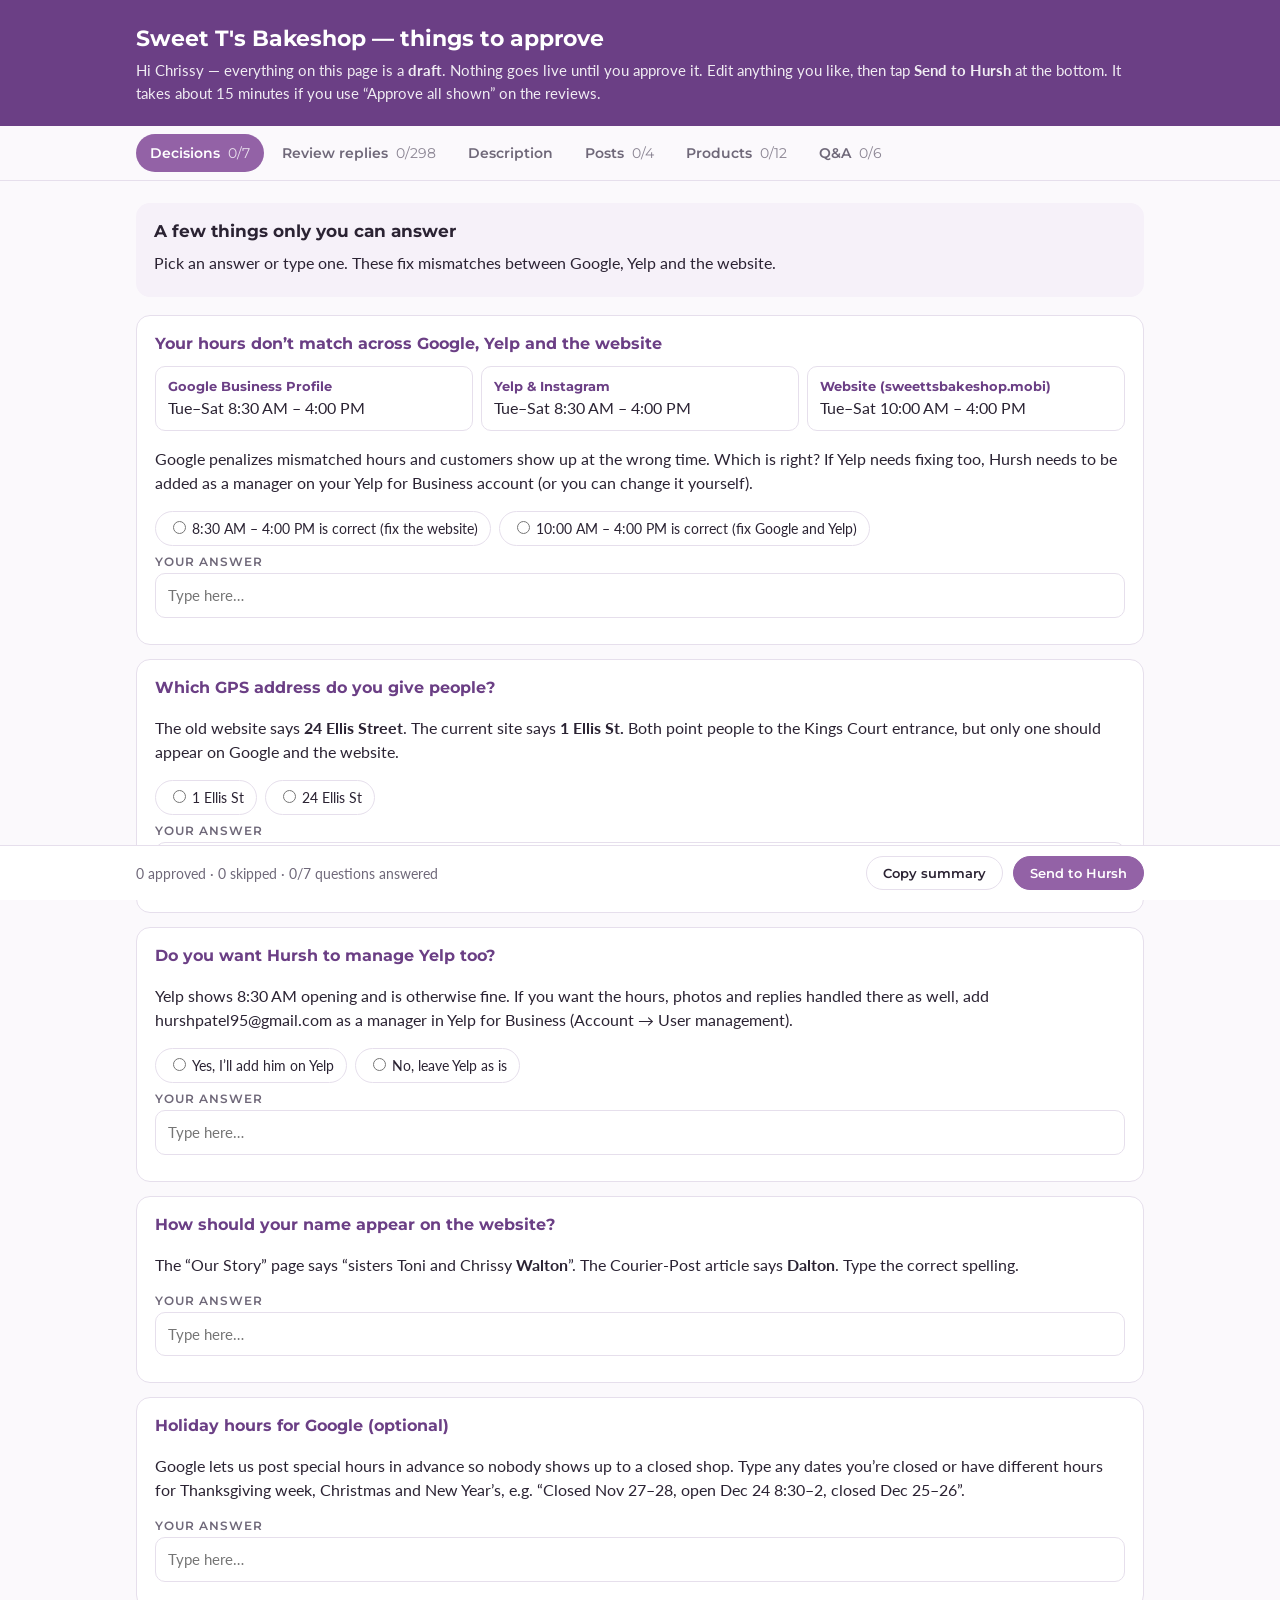
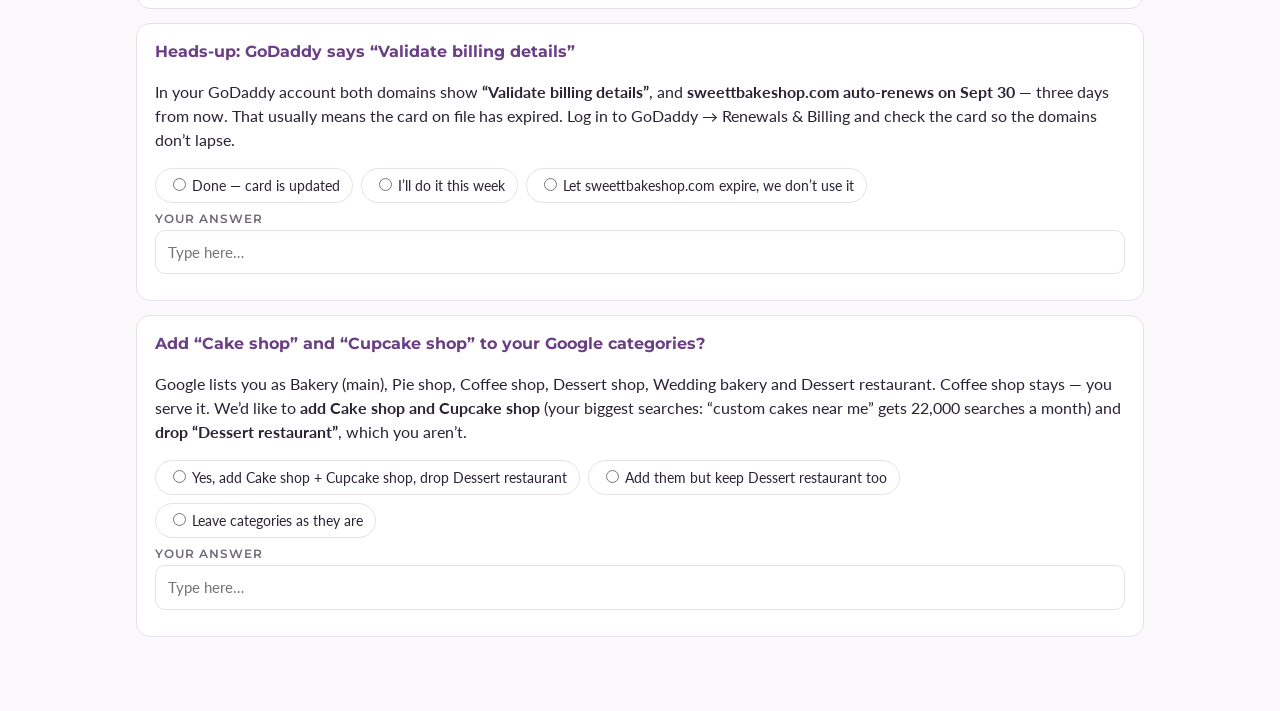
<file: index.html>
<!DOCTYPE html>
<html lang="en">
<head>
<meta charset="utf-8">
<meta name="viewport" content="width=device-width, initial-scale=1">
<meta name="robots" content="noindex, nofollow">
<title>Sweet T's Approvals</title>
<link rel="preconnect" href="https://fonts.googleapis.com">
<link href="https://fonts.googleapis.com/css2?family=Montserrat:wght@600;700&family=Lato:wght@400;700&display=swap" rel="stylesheet">
<style>
:root{--purple:#9362a6;--purple-dark:#6b3f85;--purple-light:#f6f1f9;--ink:#2b2333;--muted:#6f6879;--line:#e6dfec;--bg:#fbf9fc;--ok:#2e8b57;--warn:#c9781a;--bad:#b23b3b;--card:#fff}
*{box-sizing:border-box}
body{margin:0;background:var(--bg);color:var(--ink);font-family:Lato,system-ui,sans-serif;font-size:16px;line-height:1.5}
header{background:var(--purple-dark);color:#fff;padding:22px 16px}
header .wrap{max-width:1040px;margin:0 auto}
h1{font-family:Montserrat,sans-serif;font-size:22px;margin:0 0 4px}
header p{margin:0;opacity:.9;font-size:15px}
.wrap{max-width:1040px;margin:0 auto;padding:0 16px}
nav.tabs{position:sticky;top:0;background:var(--bg);border-bottom:1px solid var(--line);z-index:5;overflow-x:auto;white-space:nowrap}
nav.tabs .wrap{display:flex;gap:4px;padding:8px 16px}
nav.tabs button{border:0;background:transparent;font:600 14px Montserrat,sans-serif;color:var(--muted);padding:10px 14px;border-radius:999px;cursor:pointer}
nav.tabs button.active{background:var(--purple);color:#fff}
nav.tabs button .n{font-weight:400;opacity:.8;margin-left:4px}
section.panel{display:none;padding:22px 0 60px}
section.panel.active{display:block}
.intro{background:var(--purple-light);border-radius:14px;padding:16px 18px;margin-bottom:18px}
.intro h2{font-family:Montserrat,sans-serif;font-size:17px;margin:0 0 6px}
.intro p{margin:6px 0}
.card{background:var(--card);border:1px solid var(--line);border-radius:14px;padding:16px 18px;margin-bottom:14px;position:relative}
.card.approved{border-color:var(--ok);box-shadow:inset 4px 0 0 var(--ok)}
.card.edited{border-color:var(--purple);box-shadow:inset 4px 0 0 var(--purple)}
.card.skipped{opacity:.55}
.card h3{font-family:Montserrat,sans-serif;font-size:16px;margin:0 0 6px;color:var(--purple-dark)}
.meta{color:var(--muted);font-size:14px;margin-bottom:8px}
.stars{color:#e0a800;letter-spacing:1px}
.review-text{background:#faf8fc;border-left:3px solid var(--line);padding:8px 12px;border-radius:0 8px 8px 0;margin:8px 0 10px;font-size:15px}
label.small{display:block;font:600 12px Montserrat,sans-serif;letter-spacing:.08em;text-transform:uppercase;color:var(--muted);margin:8px 0 4px}
textarea,input[type=text]{width:100%;border:1px solid var(--line);border-radius:10px;padding:10px 12px;font:inherit;font-size:15px;color:var(--ink);background:#fff;resize:vertical}
textarea:focus,input:focus{outline:2px solid var(--purple);border-color:transparent}
.actions{display:flex;flex-wrap:wrap;gap:8px;margin-top:10px;align-items:center}
.btn{border:1px solid var(--line);background:#fff;border-radius:999px;padding:8px 16px;font:600 13px Montserrat,sans-serif;cursor:pointer;color:var(--ink)}
.btn.ok{background:var(--ok);border-color:var(--ok);color:#fff}
.btn.skip{color:var(--muted)}
.btn.primary{background:var(--purple);border-color:var(--purple);color:#fff}
.btn:active{transform:translateY(1px)}
.status{font:600 12px Montserrat,sans-serif;margin-left:auto;color:var(--muted)}
.status.approved{color:var(--ok)}.status.edited{color:var(--purple)}.status.skipped{color:var(--bad)}
.toolbar{display:flex;flex-wrap:wrap;gap:10px;align-items:center;margin:0 0 14px}
.toolbar label{font-size:14px;display:flex;gap:6px;align-items:center}
.pill{display:inline-block;background:var(--purple-light);color:var(--purple-dark);border-radius:999px;padding:2px 10px;font-size:13px;font-weight:700}
.conflict{display:grid;grid-template-columns:1fr;gap:8px;margin:10px 0}
.conflict div{background:#fff;border:1px solid var(--line);border-radius:10px;padding:10px 12px}
.conflict b{display:block;font-family:Montserrat,sans-serif;font-size:13px;color:var(--purple-dark)}
@media(min-width:700px){.conflict{grid-template-columns:repeat(3,1fr)}}
.opts{display:flex;flex-wrap:wrap;gap:8px;margin-top:8px}
.opts label{border:1px solid var(--line);border-radius:999px;padding:6px 12px;cursor:pointer;background:#fff;font-size:14px}
.opts input{margin-right:6px}
footer.sendbar{position:fixed;bottom:0;left:0;right:0;background:#fff;border-top:1px solid var(--line);padding:10px 16px;z-index:6}
footer.sendbar .wrap{display:flex;flex-wrap:wrap;gap:10px;align-items:center}
footer .summary{font-size:14px;color:var(--muted);flex:1;min-width:200px}
.hidden{display:none!important}
.note{font-size:13px;color:var(--muted)}
.price{font-weight:700;color:var(--purple-dark)}
a{color:var(--purple-dark)}
.toast{position:fixed;left:50%;bottom:76px;transform:translateX(-50%);background:var(--ink);color:#fff;padding:10px 16px;border-radius:999px;font-size:14px;opacity:0;transition:opacity .2s;pointer-events:none}
.toast.show{opacity:1}
</style>
</head>
<body>
<header><div class="wrap">
  <h1 id="title">Sweet T's Bakeshop — things to approve</h1>
  <p id="subtitle">Hi Chrissy — everything here is a draft. Nothing goes live until you approve it. Edit anything you want, then tap <b>Send to Hursh</b> at the bottom.</p>
</div></header>

<nav class="tabs"><div class="wrap">
  <button data-tab="decisions" class="active">Decisions <span class="n" id="n-decisions"></span></button>
  <button data-tab="reviews">Review replies <span class="n" id="n-reviews"></span></button>
  <button data-tab="description">Description</button>
  <button data-tab="posts">Posts <span class="n" id="n-posts"></span></button>
  <button data-tab="products">Products <span class="n" id="n-products"></span></button>
  <button data-tab="qna">Q&amp;A <span class="n" id="n-qna"></span></button>
</div></nav>

<main class="wrap">
  <section class="panel active" id="panel-decisions">
    <div class="intro"><h2>A few things only you can answer</h2><p>Pick an answer or type one. These fix mismatches between Google, Yelp and the website.</p></div>
    <div id="decisions"></div>
  </section>

  <section class="panel" id="panel-reviews">
    <div class="intro"><h2>Replies to your Google reviews</h2>
      <p>These customers left a review you haven't answered yet — including older ones, because Google counts replies to all of them. Each has a short draft reply written the way you already reply, with one specific thing from their review. Approve as-is, edit it, or skip it. Nothing is posted until you say so.</p>
      <p class="note">Tip: <b>Approve all shown</b> approves every reply currently on screen; you can still edit or skip individual ones after.</p>
    </div>
    <div class="toolbar">
      <label><input type="checkbox" id="hideRecent"> Only show the last 2 months (<span id="recentCount">0</span>)</label>
      <label><input type="checkbox" id="hideDone"> Hide ones I've done</label>
      <span class="pill" id="reviewsShown"></span>
      <button class="btn ok" id="approveAllReviews">Approve all shown</button>
    </div>
    <div id="reviews"></div>
  </section>

  <section class="panel" id="panel-description">
    <div class="intro"><h2>Your Google Business Profile description</h2><p>Google allows 750 characters. The current one is 88. This draft tells people what you actually do and where.</p></div>
    <div id="description"></div>
  </section>

  <section class="panel" id="panel-posts">
    <div class="intro"><h2>First four Google posts</h2><p>Your profile has never had a post. These go up one per week. You'd supply the photo for each.</p></div>
    <div id="posts"></div>
  </section>

  <section class="panel" id="panel-products">
    <div class="intro"><h2>Products on Google</h2><p>These come straight from your online store and show up on your Google listing with a Buy button. Prices and names as they are in the store today.</p></div>
    <div id="products"></div>
  </section>

  <section class="panel" id="panel-qna">
    <div class="intro"><h2>Questions &amp; answers</h2><p>Customers ask these on Google anyway; if you answer first, your answer is the one they see.</p></div>
    <div id="qna"></div>
  </section>
</main>

<footer class="sendbar"><div class="wrap">
  <div class="summary" id="summary">Nothing decided yet.</div>
  <button class="btn" id="copyBtn">Copy summary</button>
  <button class="btn primary" id="sendBtn">Send to Hursh</button>
</div></footer>
<div class="toast" id="toast"></div>

<script>
const STORE_KEY='sweetts-approvals-v1';
let DATA=null; let STATE={};
try{STATE=JSON.parse(localStorage.getItem(STORE_KEY)||'{}')}catch(e){STATE={}}
function save(){try{localStorage.setItem(STORE_KEY,JSON.stringify(STATE))}catch(e){}}
function toast(m){const t=document.getElementById('toast');t.textContent=m;t.classList.add('show');setTimeout(()=>t.classList.remove('show'),1600)}
function esc(s){return (s||'').replace(/[&<>"]/g,c=>({'&':'&amp;','<':'&lt;','>':'&gt;','"':'&quot;'}[c]))}
function stars(n){return '★'.repeat(n)+'☆'.repeat(5-n)}

function setStatus(id,status,text){STATE[id]={status,text:text??STATE[id]?.text};save();render(true)}
function itemCard(id,titleHtml,metaHtml,bodyHtml,draft,opts={}){
  const st=STATE[id]||{};const text=st.text??draft;
  return `<div class="card ${st.status||''}" data-id="${id}">
    <h3>${titleHtml}</h3>${metaHtml?`<div class="meta">${metaHtml}</div>`:''}${bodyHtml||''}
    <label class="small">${opts.label||'Draft'}</label>
    <textarea data-id="${id}" rows="${opts.rows||2}">${esc(text)}</textarea>
    <div class="actions">
      <button class="btn ok" data-act="approve" data-id="${id}">Approve</button>
      <button class="btn skip" data-act="skip" data-id="${id}">Skip</button>
      ${st.status?`<button class="btn" data-act="reset" data-id="${id}">Undo</button>`:''}
      <span class="status ${st.status||''}">${st.status==='approved'?'✓ Approved':st.status==='edited'?'✎ Edited & approved':st.status==='skipped'?'Skipped':''}</span>
    </div></div>`;
}

function render(keepScroll){
  const y=window.scrollY;
  // decisions
  document.getElementById('decisions').innerHTML=DATA.decisions.map(d=>{
    const st=STATE[d.id]||{};
    return `<div class="card ${st.status||''}"><h3>${d.title}</h3>${d.body}
      ${d.options?`<div class="opts">${d.options.map(o=>`<label><input type="radio" name="${d.id}" value="${esc(o)}" ${st.text===o?'checked':''}>${esc(o)}</label>`).join('')}</div>`:''}
      <label class="small">Your answer</label><input type="text" data-id="${d.id}" placeholder="Type here…" value="${esc(st.status?st.text:'')}">
      <div class="actions"><span class="status ${st.status||''}">${st.status?'✓ Answered':''}</span></div></div>`}).join('');
  // reviews
  const hideRecent=document.getElementById('hideRecent').checked, hideDone=document.getElementById('hideDone').checked;
  const cutoff=Date.now()-61*864e5;
  let recent=0, shown=0;
  document.getElementById('reviews').innerHTML=DATA.reviews.map(r=>{
    const isRecent=new Date(r.dateApprox).getTime()>cutoff; if(isRecent)recent++;
    const done=!!(STATE[r.id]||{}).status;
    if((hideRecent&&!isRecent)||(hideDone&&done))return '';
    shown++;
    return itemCard(r.id,`${esc(r.name)}`,`<span class="stars">${stars(r.stars)}</span> · ${esc(r.dateText)}`,r.text?`<div class="review-text">${esc(r.text)}</div>`:`<div class="review-text note">(rating only, no text)</div>`,r.draft,{label:'Your reply'});
  }).join('')||'<p class="note">Nothing to show with these filters.</p>';
  document.getElementById('recentCount').textContent=recent;
  document.getElementById('reviewsShown').textContent=shown+' shown of '+DATA.reviews.length;
  // description
  document.getElementById('description').innerHTML=itemCard('description','Business description',`Current: <i>${esc(DATA.description.current)}</i>`,'',DATA.description.draft,{label:'Draft description ('+DATA.description.draft.length+' / 750 characters)',rows:7});
  // posts
  document.getElementById('posts').innerHTML=DATA.posts.map((p,i)=>itemCard(p.id,`Post ${i+1}: ${esc(p.title)}`,`Button: <b>${esc(p.cta)}</b> → ${esc(p.link)} · Photo: ${esc(p.photo)}`,'',p.body,{label:'Post text',rows:4})).join('');
  // products
  document.getElementById('products').innerHTML=DATA.products.map(p=>itemCard(p.id,`${esc(p.name)} <span class="price">${esc(p.price)}</span>`,`Links to: ${esc(p.link)}`,'',p.desc,{label:'Description on Google',rows:2})).join('');
  // qna
  document.getElementById('qna').innerHTML=DATA.qna.map(q=>itemCard(q.id,`Q: ${esc(q.q)}`,'','',q.a,{label:'Your answer',rows:3})).join('');
  // counts
  const cnt=(arr)=>arr.filter(x=>(STATE[x.id]||{}).status).length+'/'+arr.length;
  document.getElementById('n-decisions').textContent=cnt(DATA.decisions);
  document.getElementById('n-reviews').textContent=cnt(DATA.reviews);
  document.getElementById('n-posts').textContent=cnt(DATA.posts);
  document.getElementById('n-products').textContent=cnt(DATA.products);
  document.getElementById('n-qna').textContent=cnt(DATA.qna);
  summary();
  if(keepScroll)window.scrollTo(0,y);
}
function summary(){
  const all=[...DATA.reviews,...DATA.posts,...DATA.products,...DATA.qna,{id:'description'}];
  const a=all.filter(x=>['approved','edited'].includes((STATE[x.id]||{}).status)).length;
  const s=all.filter(x=>(STATE[x.id]||{}).status==='skipped').length;
  const d=DATA.decisions.filter(x=>(STATE[x.id]||{}).status).length;
  document.getElementById('summary').textContent=`${a} approved · ${s} skipped · ${d}/${DATA.decisions.length} questions answered`;
}
function buildReport(){
  const lines=[`Sweet T's approvals — ${new Date().toLocaleString()}`,''];
  lines.push('DECISIONS');DATA.decisions.forEach(d=>{const st=STATE[d.id];lines.push(`- ${d.short}: ${st?.text||'(not answered)'}`)});
  const sec=(name,arr,fmt)=>{lines.push('',name);let any=false;arr.forEach(x=>{const st=STATE[x.id];if(!st?.status)return;any=true;const changed=st.status==='edited';lines.push(`- [${st.status.toUpperCase()}] ${fmt(x)}${changed?`\n    TEXT: ${st.text}`:''}`)});if(!any)lines.push('- (none yet)')};
  sec('DESCRIPTION',[{id:'description',name:'description'}],x=>'description');
  sec('REVIEW REPLIES',DATA.reviews,r=>`${r.id} · ${r.name} (${r.stars}★, ${r.dateText})`);
  sec('POSTS',DATA.posts,p=>p.title);
  sec('PRODUCTS',DATA.products,p=>p.name);
  sec('Q&A',DATA.qna,q=>q.q);
  return lines.join('\n');
}
document.addEventListener('click',e=>{
  const b=e.target.closest('[data-act]');if(!b)return;
  const id=b.dataset.id, ta=document.querySelector(`textarea[data-id="${id}"]`);
  const orig=findDraft(id); const cur=ta?ta.value:undefined;
  if(b.dataset.act==='approve')setStatus(id,(cur!==undefined&&cur.trim()!==orig.trim())?'edited':'approved',cur);
  if(b.dataset.act==='skip')setStatus(id,'skipped',cur);
  if(b.dataset.act==='reset'){delete STATE[id];save();render(true)}
});
document.addEventListener('input',e=>{
  const el=e.target; if(!el.dataset.id)return;
  if(el.tagName==='INPUT'&&el.type==='text'){STATE[el.dataset.id]={status:el.value.trim()?'answered':undefined,text:el.value};save();summary();}
  if(el.tagName==='TEXTAREA'){const st=STATE[el.dataset.id];if(st&&st.status&&st.status!=='skipped'){st.text=el.value;st.status=el.value.trim()===findDraft(el.dataset.id).trim()?'approved':'edited';save()}}
});
document.addEventListener('change',e=>{
  const el=e.target; if(el.type==='radio'){STATE[el.name]={status:'answered',text:el.value};save();render(true)}
});
function findDraft(id){
  if(id==='description')return DATA.description.draft;
  for(const arr of [DATA.reviews,DATA.posts,DATA.products,DATA.qna]){const x=arr.find(i=>i.id===id);if(x)return x.draft??x.body??x.desc??x.a??''}
  return '';
}
document.querySelectorAll('nav.tabs button').forEach(b=>b.addEventListener('click',()=>{
  document.querySelectorAll('nav.tabs button').forEach(x=>x.classList.toggle('active',x===b));
  document.querySelectorAll('section.panel').forEach(p=>p.classList.toggle('active',p.id==='panel-'+b.dataset.tab));
  window.scrollTo(0,0);
}));
document.getElementById('hideRecent').addEventListener('change',()=>render());
document.getElementById('hideDone').addEventListener('change',()=>render());
document.getElementById('approveAllReviews').addEventListener('click',()=>{
  document.querySelectorAll('#reviews .card').forEach(c=>{const id=c.dataset.id;if(!(STATE[id]||{}).status){const ta=c.querySelector('textarea');STATE[id]={status:ta.value.trim()!==findDraft(id).trim()?'edited':'approved',text:ta.value}}});
  save();render(true);toast('Approved everything shown');
});
document.getElementById('copyBtn').addEventListener('click',async()=>{try{await navigator.clipboard.writeText(buildReport());toast('Copied — paste it into a text or email')}catch(e){toast('Copy failed — use Send instead')}});
document.getElementById('sendBtn').addEventListener('click',()=>{
  const body=buildReport();
  const url=`mailto:${DATA.meta.approver_email}?subject=${encodeURIComponent("Sweet T's approvals")}&body=${encodeURIComponent(body)}`;
  if(url.length>7000){navigator.clipboard?.writeText(body);toast('Summary copied — it was too long for email, paste it into a text or email');}
  location.href=url;
});
fetch('data.json?'+Date.now()).then(r=>r.json()).then(d=>{DATA=d;document.getElementById('subtitle').innerHTML=d.meta.greeting||document.getElementById('subtitle').innerHTML;render()}).catch(()=>{document.querySelector('main').innerHTML='<p class="note">Could not load the data file.</p>'});
</script>
</body>
</html>
</file>
